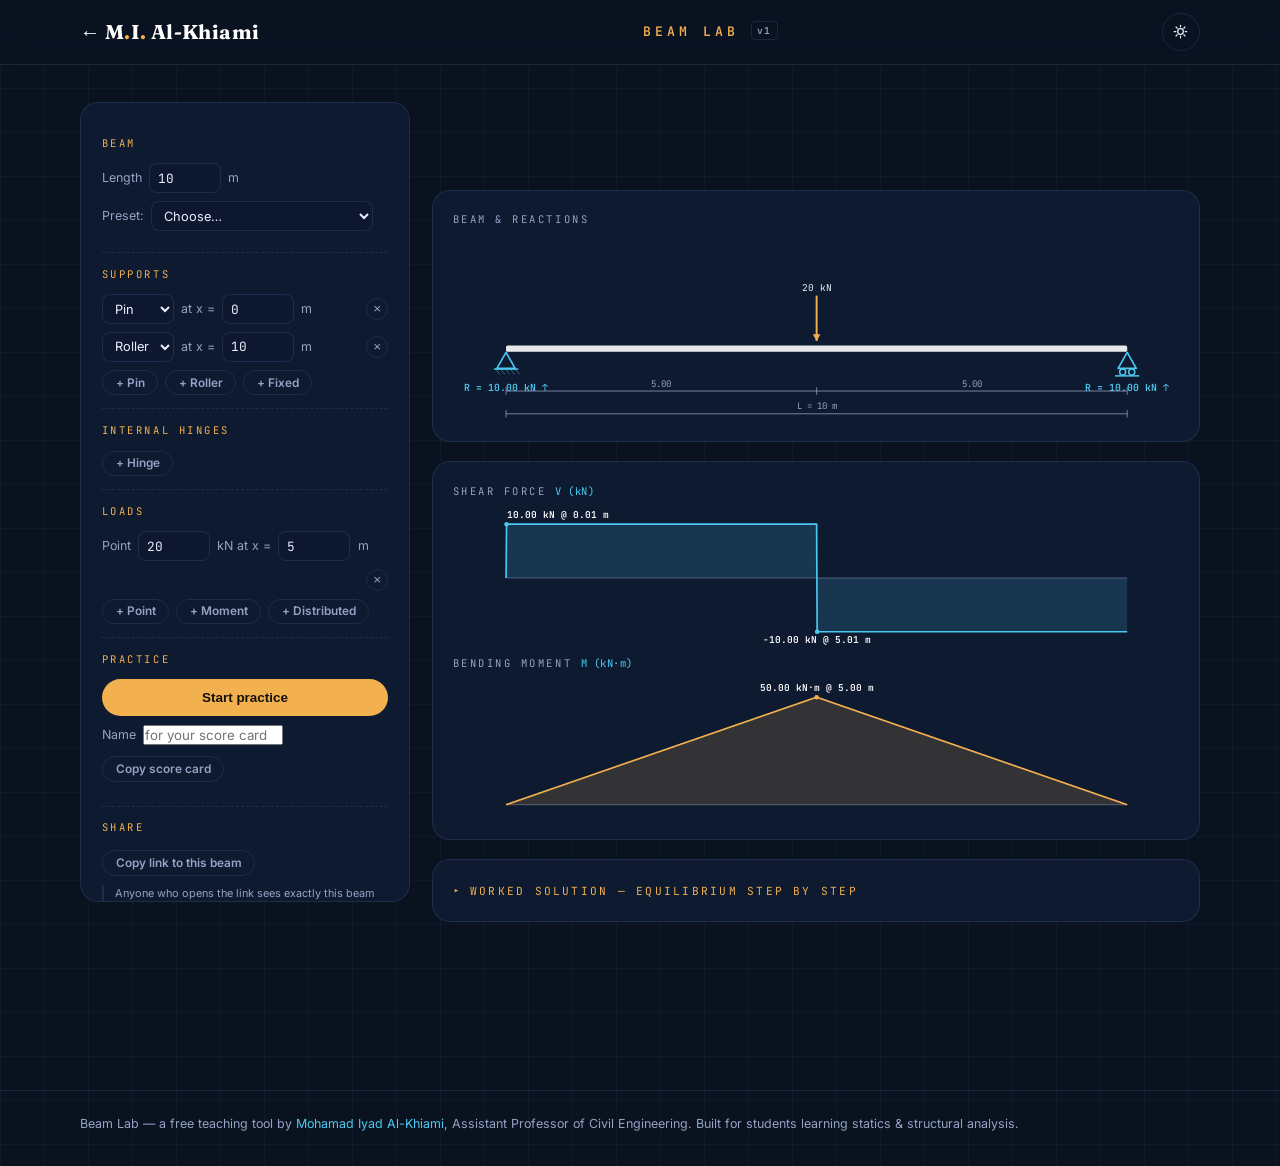
<file: tools/beam-lab.html>
<!DOCTYPE html>
<html lang="en">
<head>
  <meta charset="UTF-8" />
  <meta name="viewport" content="width=device-width, initial-scale=1.0" />
  <title>Beam Lab — Interactive Shear &amp; Moment Diagrams | M.I. Al-Khiami</title>
  <meta name="description" content="Free interactive beam analysis tool for engineering students: build a beam with pins, rollers, fixed supports and hinges, apply point, moment and distributed loads, and watch reactions, shear and bending moment diagrams update live. Includes a practice-problem generator." />
  <link rel="icon" href="data:image/svg+xml,<svg xmlns=%22http://www.w3.org/2000/svg%22 viewBox=%220 0 100 100%22><rect width=%22100%22 height=%22100%22 rx=%2222%22 fill=%22%230d1830%22/><text x=%2250%22 y=%2266%22 font-family=%22Georgia,serif%22 font-size=%2242%22 font-weight=%22700%22 text-anchor=%22middle%22 fill=%22%23f2b04e%22>MA</text></svg>" />
  <link rel="preconnect" href="https://fonts.googleapis.com" />
  <link rel="preconnect" href="https://fonts.gstatic.com" crossorigin />
  <link href="https://fonts.googleapis.com/css2?family=Fraunces:ital,wght@0,600;0,700;1,600&family=Inter:wght@400;500;600;700&family=JetBrains+Mono:wght@400;600&family=Kalam:wght@400;700&display=swap" rel="stylesheet" />
  <link rel="stylesheet" href="../css/style.css?v=19" />
  <link rel="stylesheet" href="../css/beam-lab.css?v=5" />
</head>
<body class="beamlab">

  <nav class="nav">
    <div class="container nav-inner">
      <a class="nav-logo" href="../index.html" style="text-decoration:none;">← M<span>.</span>I<span>.</span> Al-Khiami</a>
      <div class="bl-title">BEAM LAB <span class="bl-beta">v1</span></div>
      <button class="theme-toggle" id="theme-toggle" aria-label="Toggle theme"></button>
    </div>
  </nav>

  <main class="bl-layout container">
    <aside class="bl-panel">
      <div class="bl-section">
        <div class="bl-head">Beam</div>
        <div class="bl-row">
          <span class="bl-lbl">Length</span>
          <input type="number" id="beam-length" value="10" min="1" step="1" />
          <span class="bl-lbl">m</span>
        </div>
        <div class="bl-row">
          <span class="bl-lbl">Preset:</span>
          <select id="preset-select">
            <option value="">Choose…</option>
            <option value="ss-point">Simply supported + point load</option>
            <option value="ss-udl">Simply supported + UDL</option>
            <option value="triangular">Triangular load</option>
            <option value="cantilever">Cantilever</option>
            <option value="overhang">Overhanging beam</option>
            <option value="compound">Compound beam (hinge)</option>
          </select>
        </div>
      </div>

      <div class="bl-section">
        <div class="bl-head">Supports</div>
        <div id="sup-list"></div>
        <div class="bl-add-row">
          <button class="bl-add" id="add-pin">+ Pin</button>
          <button class="bl-add" id="add-roller">+ Roller</button>
          <button class="bl-add" id="add-fixed">+ Fixed</button>
        </div>
      </div>

      <div class="bl-section">
        <div class="bl-head">Internal hinges</div>
        <div id="hinge-list"></div>
        <div class="bl-add-row">
          <button class="bl-add" id="add-hinge">+ Hinge</button>
        </div>
      </div>

      <div class="bl-section">
        <div class="bl-head">Loads</div>
        <div id="load-list"></div>
        <div class="bl-add-row">
          <button class="bl-add" id="add-point">+ Point</button>
          <button class="bl-add" id="add-moment">+ Moment</button>
          <button class="bl-add" id="add-dist">+ Distributed</button>
        </div>
      </div>

      <div class="bl-section">
        <div class="bl-head">Practice</div>
        <button class="btn btn-primary bl-generate" id="gen-practice">Start practice</button>
        <div class="bl-row" style="margin-top:0.6rem">
          <span class="bl-lbl">Name</span>
          <input type="text" id="player-name" placeholder="for your score card" style="width:140px;font-family:var(--font-body)" />
        </div>
        <button class="bl-add" id="copy-scorecard">Copy score card</button>
        <div class="bl-score" id="bl-score"></div>
      </div>

      <div class="bl-section">
        <div class="bl-head">Share</div>
        <button class="bl-add" id="share-btn">Copy link to this beam</button>
        <div class="bl-note" style="margin-top:0.6rem">Anyone who opens the link sees exactly this beam — perfect for homework and study groups.</div>
      </div>

      <div class="bl-note">
        Sign conventions: loads positive downward · applied moments positive counter-clockwise ·
        upward reactions positive · sagging bending moment positive. Statically determinate beams only —
        the tool tells you when a configuration isn't. Axial effects ignored.
      </div>
    </aside>

    <section class="bl-canvas">
      <div class="bl-msg" id="bl-msg"></div>

      <div class="bl-card bl-practice-bar" id="practice-bar" style="display:none">
        <span class="bl-streak" id="bl-streak"></span>
        <span class="bl-forfeit" id="forfeit-note" style="display:none">answers revealed — this one doesn't count</span>
        <div class="bl-add-row">
          <button class="bl-add" id="reveal-r">Reveal reactions</button>
          <button class="bl-add" id="reveal-d">Reveal diagrams</button>
          <button class="bl-add bl-next" id="next-problem">Next problem →</button>
          <button class="bl-add" id="exit-practice">Exit practice</button>
        </div>
      </div>

      <div class="bl-card">
        <div class="bl-card-title">Beam &amp; reactions</div>
        <svg id="beam-svg" role="img" aria-label="Beam diagram"></svg>
      </div>

      <div class="bl-card" id="answer-card" style="display:none">
        <div class="bl-card-title">Your answers — compute the reactions, then check</div>
        <div id="answer-list"></div>
        <div class="bl-add-row" style="align-items:center">
          <button class="bl-add" id="check-answers">Check answers</button>
          <span class="bl-answer-result" id="answer-result"></span>
        </div>
      </div>

      <div class="bl-card bl-diagrams-wrap">
        <div id="bl-diagrams">
          <div class="bl-card-title">Shear force <span class="bl-unit">V (kN)</span></div>
          <svg id="shear-svg" role="img" aria-label="Shear force diagram"></svg>
          <div class="bl-card-title">Bending moment <span class="bl-unit">M (kN·m)</span></div>
          <svg id="moment-svg" role="img" aria-label="Bending moment diagram"></svg>
          <div class="bl-tip" id="bl-tip"></div>
        </div>
        <div class="bl-cover" id="practice-cover">
          <div>
            <strong>Solve it on paper first.</strong><br />
            Find the reactions, then sketch V &amp; M.<br />
            Reveal when you're ready — no peeking.
          </div>
        </div>
      </div>

      <div class="bl-card" id="solution-card">
        <details id="solution-details">
          <summary class="bl-sol-summary">Worked solution — equilibrium step by step</summary>
          <div id="solution-body"></div>
        </details>
      </div>

      <div class="bl-toast" id="bl-toast">Link copied to clipboard</div>
    </section>
  </main>

  <footer class="bl-footer">
    <div class="container">
      <p>Beam Lab — a free teaching tool by
        <a href="../index.html">Mohamad Iyad Al-Khiami</a>, Assistant Professor of Civil Engineering.
        Built for students learning statics &amp; structural analysis.</p>
    </div>
  </footer>

  <script src="../js/beam-lab.js?v=4"></script>
  <script data-goatcounter="https://miyadalkh.goatcounter.com/count" async src="//gc.zgo.at/count.js"></script>
</body>
</html>
</file>
<file: css/style.css>
/* ==========================================================================
   Mohamad Iyad Al-Khiami — Academic Website
   Blueprint-inspired theme: engineering grid, amber & cyan accents
   ========================================================================== */

:root {
  --bg: #0a1220;
  --bg-2: #0d1830;
  --bg-3: #101f3c;
  --card: rgba(17, 30, 54, 0.72);
  --card-solid: #12203a;
  --ink: #e9eefb;
  --ink-strong: #ffffff;
  --muted: #94a3c4;
  --line: rgba(122, 162, 247, 0.14);
  --grid: rgba(76, 201, 240, 0.045);
  --accent: #f2b04e;
  --accent-soft: rgba(242, 176, 78, 0.14);
  --accent-2: #4cc9f0;
  --accent-2-soft: rgba(76, 201, 240, 0.12);
  --shadow: 0 18px 50px rgba(2, 8, 23, 0.55);
  --radius: 18px;
  --font-display: "Fraunces", Georgia, serif;
  --font-body: "Inter", system-ui, -apple-system, sans-serif;
  --font-mono: "JetBrains Mono", ui-monospace, "Cascadia Code", monospace;
}

[data-theme="light"] {
  --bg: #f6f7fb;
  --bg-2: #eef1f8;
  --bg-3: #e7ecf6;
  --card: rgba(255, 255, 255, 0.85);
  --card-solid: #ffffff;
  --ink: #1b2a48;
  --ink-strong: #0d1830;
  --muted: #5a6b8e;
  --line: rgba(27, 42, 72, 0.12);
  --grid: rgba(20, 80, 140, 0.05);
  --accent: #c07d13;
  --accent-soft: rgba(192, 125, 19, 0.12);
  --accent-2: #0e7fa8;
  --accent-2-soft: rgba(14, 127, 168, 0.1);
  --shadow: 0 18px 44px rgba(23, 42, 84, 0.12);
}

* { margin: 0; padding: 0; box-sizing: border-box; }

html { scroll-behavior: smooth; scroll-padding-top: 90px; }

body {
  font-family: var(--font-body);
  background-color: var(--bg);
  color: var(--ink);
  line-height: 1.65;
  overflow-x: hidden;
  transition: background-color 0.4s ease, color 0.4s ease;
  background-image:
    linear-gradient(var(--grid) 1px, transparent 1px),
    linear-gradient(90deg, var(--grid) 1px, transparent 1px);
  background-size: 44px 44px;
}

::selection { background: var(--accent); color: #0a1220; }

img { max-width: 100%; display: block; }
a { color: var(--accent-2); text-decoration: none; }
a:hover { text-decoration: underline; }

.container { width: min(1120px, 92%); margin: 0 auto; }

/* ---------- Scroll progress ---------- */
.scroll-progress {
  position: fixed; top: 0; left: 0; height: 2.5px; width: 0;
  background: linear-gradient(90deg, var(--accent), var(--accent-2));
  z-index: 110; transition: width 0.1s linear;
}

/* ---------- Navigation ---------- */
.nav {
  position: fixed; top: 0; left: 0; right: 0; z-index: 100;
  backdrop-filter: blur(14px);
  -webkit-backdrop-filter: blur(14px);
  background: color-mix(in srgb, var(--bg) 78%, transparent);
  border-bottom: 1px solid var(--line);
}
.nav-inner {
  display: flex; align-items: center; justify-content: space-between;
  padding: 0.8rem 0;
}
.nav-logo {
  font-family: var(--font-display); font-weight: 700; font-size: 1.25rem;
  color: var(--ink-strong); letter-spacing: 0.02em;
}
.nav-logo span { color: var(--accent); }
.nav-links { display: flex; gap: 1.1rem; list-style: none; align-items: center; } /* 1.1rem keeps the logo on one line with 12 links */
@media (max-width: 1250px) { .nav-links { gap: 0.8rem; } } /* narrower desktop windows; the menu below 1180px sets its own gap */
.nav-links a {
  color: var(--muted); font-size: 0.86rem; font-weight: 500;
  letter-spacing: 0.03em; transition: color 0.2s;
}
.nav-links a:hover { color: var(--accent); text-decoration: none; }
.nav-links a.active { color: var(--accent); }
.theme-toggle {
  background: none; border: 1px solid var(--line); color: var(--ink);
  width: 38px; height: 38px; border-radius: 50%; cursor: pointer;
  font-size: 1rem; display: grid; place-items: center; transition: all 0.25s;
}
.theme-toggle:hover { border-color: var(--accent); transform: rotate(20deg); }
.nav-burger {
  display: none; background: none; border: none; color: var(--ink);
  font-size: 1.5rem; cursor: pointer;
}
/* Below 1180px the logo and twelve links no longer fit on one line, so the menu folds into the burger */
@media (max-width: 1180px) {
  .nav-links {
    position: fixed; inset: 60px 0 auto 0; flex-direction: column;
    background: var(--bg-2); padding: 1.4rem; border-bottom: 1px solid var(--line);
    display: none; gap: 1rem;
  }
  .nav-links.open { display: flex; }
  .nav-burger { display: block; }
}

/* ---------- Hero ---------- */
.hero {
  min-height: 100svh; position: relative;
  display: flex; align-items: center;
  padding: 120px 0 60px;
}
#particle-canvas {
  position: absolute; inset: 0; width: 100%; height: 100%;
  pointer-events: none;
}
.hero-content { position: relative; z-index: 2; }
.hero-kicker {
  font-family: var(--font-mono); font-size: 0.78rem; letter-spacing: 0.32em;
  text-transform: uppercase; color: var(--accent-2); margin-bottom: 1.2rem;
}
.hero h1 {
  font-family: var(--font-display); font-weight: 600;
  font-size: clamp(2.6rem, 6.5vw, 4.8rem);
  line-height: 1.06; color: var(--ink-strong); letter-spacing: -0.01em;
}
.hero h1 em { font-style: italic; color: var(--accent); }
.hero-sub {
  margin-top: 1.1rem; font-size: clamp(1.02rem, 2vw, 1.25rem);
  color: var(--muted); max-width: 640px;
}
.hero-sub strong { color: var(--ink); font-weight: 600; }
.hero-rotator {
  color: var(--accent-2); font-weight: 600; font-style: italic;
  display: inline-block; transition: opacity 0.35s ease, transform 0.35s ease;
}
.hero-rotator.fade-out { opacity: 0; transform: translateY(8px); }
.hero-affil {
  margin-top: 0.9rem; font-size: 0.92rem; color: var(--muted);
  display: flex; flex-wrap: wrap; gap: 0.4rem 1.6rem;
}
.hero-affil span::before { content: "▸ "; color: var(--accent); }
.hero-cta { margin-top: 2.2rem; display: flex; flex-wrap: wrap; gap: 0.9rem; }
.btn {
  display: inline-flex; align-items: center; gap: 0.5rem;
  padding: 0.78rem 1.5rem; border-radius: 999px;
  font-weight: 600; font-size: 0.92rem; cursor: pointer;
  transition: transform 0.2s, box-shadow 0.2s, background 0.2s;
  border: 1px solid transparent;
}
.btn:hover { transform: translateY(-2px); text-decoration: none; }
.btn-primary { background: var(--accent); color: #14100a; }
.btn-primary:hover { box-shadow: 0 10px 28px rgba(242, 176, 78, 0.35); }
.btn-ghost { border-color: var(--line); color: var(--ink); background: transparent; }
.btn-ghost:hover { border-color: var(--accent-2); color: var(--accent-2); }

.hero-stats {
  margin-top: 3.4rem; display: grid;
  grid-template-columns: repeat(auto-fit, minmax(140px, 1fr));
  gap: 1px; background: var(--line);
  border: 1px solid var(--line); border-radius: var(--radius);
  overflow: hidden; max-width: 860px;
}
.stat {
  background: var(--card); padding: 1.15rem 1.3rem;
  backdrop-filter: blur(6px);
}
.stat-num {
  font-family: var(--font-display); font-size: 2rem; font-weight: 700;
  color: var(--ink-strong); line-height: 1;
}
.stat-num .plus { color: var(--accent); }
.stat-label {
  margin-top: 0.35rem; font-size: 0.72rem; letter-spacing: 0.14em;
  text-transform: uppercase; color: var(--muted);
}
.stat-live { position: relative; }
.live-dot {
  position: absolute; top: 0.9rem; right: 0.9rem;
  width: 7px; height: 7px; border-radius: 50%;
  background: #38d97a; animation: pulse 2s infinite;
}
@keyframes pulse {
  0% { box-shadow: 0 0 0 0 rgba(56, 217, 122, 0.5); }
  70% { box-shadow: 0 0 0 8px rgba(56, 217, 122, 0); }
  100% { box-shadow: 0 0 0 0 rgba(56, 217, 122, 0); }
}

.scroll-hint {
  position: absolute; bottom: 2rem; left: 50%; transform: translateX(-50%);
  color: var(--muted); font-size: 1.4rem; animation: bob 2.2s infinite;
  z-index: 2;
}
@keyframes bob { 0%,100% { transform: translate(-50%,0);} 50% { transform: translate(-50%,8px);} }

/* ---------- Sections ---------- */
section { padding: 5.5rem 0; position: relative; }
.section-alt { background: color-mix(in srgb, var(--bg-2) 60%, transparent); }
.section-head { margin-bottom: 2.8rem; }
.kicker {
  font-family: var(--font-mono); font-size: 0.72rem; letter-spacing: 0.3em;
  text-transform: uppercase; color: var(--accent); margin-bottom: 0.7rem;
  display: flex; align-items: center; gap: 0.8rem;
}
.kicker::after { content: ""; height: 1px; width: 56px; background: var(--accent); opacity: 0.5; }
.section-head h2 {
  font-family: var(--font-display); font-weight: 600;
  font-size: clamp(1.8rem, 4vw, 2.6rem); color: var(--ink-strong);
  line-height: 1.15;
}
.section-head p { margin-top: 0.8rem; color: var(--muted); max-width: 640px; }

/* Reveal on scroll */
.reveal { opacity: 0; transform: translateY(26px); transition: opacity 0.7s ease, transform 0.7s ease; }
.reveal.visible { opacity: 1; transform: none; }

/* ---------- About ---------- */
.about-grid { display: grid; grid-template-columns: 320px 1fr; gap: 3rem; align-items: start; }
.portrait-wrap { position: relative; }
.portrait {
  width: 100%; aspect-ratio: 1; border-radius: var(--radius);
  object-fit: cover; box-shadow: var(--shadow);
  border: 1px solid var(--line);
}
.portrait-fallback {
  width: 100%; aspect-ratio: 1; border-radius: var(--radius);
  display: grid; place-items: center;
  background: linear-gradient(140deg, var(--bg-3), var(--bg-2));
  border: 1px solid var(--line);
  font-family: var(--font-display); font-size: 4rem; color: var(--accent);
}
.portrait-frame {
  position: absolute; top: -14px; left: -14px; width: 100%; aspect-ratio: 1;
  z-index: -1; border: 1px solid var(--accent); border-radius: var(--radius);
  opacity: 0.4;
}
.cred-badges { margin-top: 1.4rem; display: flex; flex-wrap: wrap; gap: 0.5rem; }
.badge {
  font-family: var(--font-mono); font-size: 0.7rem; letter-spacing: 0.08em;
  padding: 0.35rem 0.7rem; border-radius: 6px;
  background: var(--accent-2-soft); color: var(--accent-2);
  border: 1px solid color-mix(in srgb, var(--accent-2) 30%, transparent);
}
.about-text p { margin-bottom: 1.1rem; color: var(--ink); }
.about-text .lede {
  font-family: var(--font-display); font-size: 1.3rem; line-height: 1.5;
  color: var(--ink-strong);
}
.chips { display: flex; flex-wrap: wrap; gap: 0.55rem; margin-top: 1.4rem; }
.chip {
  font-size: 0.8rem; font-weight: 500; padding: 0.42rem 0.9rem;
  border-radius: 999px; border: 1px solid var(--line);
  color: var(--muted); background: var(--card); transition: all 0.2s;
}
.chip:hover { border-color: var(--accent); color: var(--accent); transform: translateY(-1px); }

/* ---------- Impact / chart ---------- */
.impact-grid { display: grid; grid-template-columns: 1fr 1.4fr; gap: 2rem; align-items: stretch; }
.impact-card {
  background: var(--card); border: 1px solid var(--line);
  border-radius: var(--radius); padding: 1.8rem; backdrop-filter: blur(8px);
}
.metric-row { display: flex; justify-content: space-between; align-items: baseline; padding: 0.9rem 0; border-bottom: 1px dashed var(--line); }
.metric-row:last-of-type { border-bottom: none; }
.metric-row .m-label { color: var(--muted); font-size: 0.9rem; }
.metric-row .m-value { font-family: var(--font-display); font-size: 1.9rem; font-weight: 700; color: var(--accent); }
.updated-note { margin-top: 1rem; font-family: var(--font-mono); font-size: 0.68rem; color: var(--muted); display: flex; align-items: center; gap: 0.45rem; }
.updated-note .live-dot { position: static; }
.chart-title { font-size: 0.85rem; color: var(--muted); margin-bottom: 1rem; letter-spacing: 0.08em; text-transform: uppercase; }
#citations-chart { width: 100%; height: 260px; }

/* ---------- Grants & Funding ---------- */
.grant-list { display: flex; flex-direction: column; gap: 1.2rem; }
.grant-card {
  background: var(--card); border: 1px solid var(--line); border-radius: var(--radius);
  padding: 1.7rem 1.9rem; backdrop-filter: blur(8px); transition: border-color 0.25s;
}
.grant-card:hover { border-color: color-mix(in srgb, var(--accent) 45%, transparent); }
.grant-top { display: flex; flex-wrap: wrap; gap: 0.6rem; align-items: center; margin-bottom: 0.9rem; }
.role-badge {
  font-family: var(--font-mono); font-size: 0.66rem; letter-spacing: 0.12em;
  text-transform: uppercase; padding: 0.28rem 0.75rem; border-radius: 999px; font-weight: 600;
}
.role-badge.pi { background: var(--accent); color: #14100a; }
.role-badge.coi { background: var(--accent-2-soft); color: var(--accent-2); border: 1px solid color-mix(in srgb, var(--accent-2) 35%, transparent); }
.grant-status {
  margin-left: auto; font-family: var(--font-mono); font-size: 0.7rem;
  letter-spacing: 0.1em; color: var(--muted);
}
.grant-status.upcoming { color: #38d97a; }
.grant-card h3 { font-size: 1.08rem; color: var(--ink-strong); line-height: 1.45; margin-bottom: 0.7rem; }
.grant-meta {
  display: flex; flex-wrap: wrap; gap: 0.5rem 1.6rem; align-items: baseline; margin-bottom: 0.8rem;
}
.grant-funder { font-size: 0.82rem; color: var(--muted); font-style: italic; }
.grant-amount {
  font-family: var(--font-display); font-size: 1.35rem; font-weight: 700; color: var(--accent);
}
.grant-card > p { font-size: 0.9rem; color: var(--ink); }
.grant-card details { margin-top: 0.9rem; }
.grant-card summary {
  cursor: pointer; font-size: 0.78rem; font-weight: 600; color: var(--accent-2);
  letter-spacing: 0.05em; list-style: none; display: inline-flex; align-items: center; gap: 0.4rem;
}
.grant-card summary::before { content: "▸"; transition: transform 0.2s; }
.grant-card details[open] summary::before { transform: rotate(90deg); }
.grant-card summary::-webkit-details-marker { display: none; }
.grant-card details p {
  margin-top: 0.8rem; font-size: 0.86rem; color: var(--muted); line-height: 1.7;
  padding-left: 1rem; border-left: 2px solid var(--line);
}

/* ---------- Institution logos ---------- */
.logo-tile {
  background: #fdfdfd; border: 1px solid var(--line); border-radius: 10px;
  display: grid; place-items: center; padding: 6px; flex-shrink: 0;
}
.logo-tile img { max-width: 100%; max-height: 100%; object-fit: contain; }
.collab-logo-tile {
  width: 58px; height: 58px; border-radius: 12px; background: #fdfdfd;
  border: 1px solid var(--line); display: grid; place-items: center; padding: 7px;
}
.collab-logo-tile img { max-width: 100%; max-height: 100%; object-fit: contain; }
.mono-tile {
  font-family: var(--font-display); font-weight: 700; font-size: 1.15rem;
  color: #12203a; background: #fdfdfd;
}
.mono-tile svg { width: 26px; height: 26px; color: #12203a; }
.tl-logo { float: right; width: 46px; height: 46px; margin: 0 0 0.5rem 0.9rem; }
.grant-logo { width: 42px; height: 42px; }

/* ---------- Background: education cards ---------- */
.edu-grid {
  display: grid; grid-template-columns: repeat(auto-fit, minmax(280px, 1fr));
  gap: 1.2rem; margin-bottom: 3.2rem;
}
.edu-card {
  background: var(--card); border: 1px solid var(--line); border-radius: var(--radius);
  padding: 1.5rem; backdrop-filter: blur(8px);
  transition: transform 0.25s, box-shadow 0.25s;
}
.edu-card:hover { transform: translateY(-4px); box-shadow: var(--shadow); }
.edu-logo { width: 52px; height: 52px; margin-bottom: 0.9rem; }
.edu-years { font-family: var(--font-mono); font-size: 0.72rem; color: var(--accent-2); letter-spacing: 0.1em; }
.edu-card h3 { font-size: 1.05rem; color: var(--ink-strong); margin: 0.3rem 0 0.2rem; line-height: 1.4; }
.edu-org { font-size: 0.85rem; color: var(--muted); font-style: italic; margin-bottom: 0.55rem; }
.edu-card p { font-size: 0.85rem; color: var(--muted); }
.edu-link { margin-top: 0.6rem !important; font-size: 0.8rem !important; }
.edu-link a { font-weight: 600; }
.review-note {
  margin-top: 1.6rem; font-size: 0.88rem; color: var(--muted);
  border-left: 2px solid var(--line); padding-left: 1rem; max-width: 720px;
}
.review-note em { color: var(--ink); }

/* ---------- Background: appointment org cards ---------- */
.org-card {
  background: var(--card); border: 1px solid var(--line); border-radius: var(--radius);
  padding: 1.5rem; margin-bottom: 1.2rem; backdrop-filter: blur(8px);
  transition: border-color 0.25s;
}
.org-card:hover { border-color: color-mix(in srgb, var(--accent-2) 40%, transparent); }
.org-head { display: flex; gap: 1rem; align-items: center; margin-bottom: 1.1rem; }
.org-logo { width: 52px; height: 52px; }
.org-head h3 { font-size: 1.05rem; color: var(--ink-strong); line-height: 1.3; }
.org-head span { display: block; font-size: 0.78rem; color: var(--muted); font-style: italic; margin-top: 0.15rem; }
.ladder { border-left: 2px solid color-mix(in srgb, var(--accent-2) 40%, transparent); margin: 0 0 1rem 0.55rem; }
.org-card.industry .ladder { border-left-color: color-mix(in srgb, var(--accent) 45%, transparent); }
.ladder-step { position: relative; padding: 0 0 1.05rem 1.3rem; }
.ladder-step:last-child { padding-bottom: 0.1rem; }
.ladder-step::before {
  content: ""; position: absolute; left: -8px; top: 4px; width: 12px; height: 12px;
  border-radius: 50%; background: var(--bg); border: 3px solid var(--muted);
}
.ladder-step.current::before { border-color: var(--accent); }
.ladder-role { font-weight: 600; font-size: 0.95rem; color: var(--ink); }
.ladder-step.current .ladder-role { color: var(--ink-strong); }
.ladder-date { font-family: var(--font-mono); font-size: 0.7rem; color: var(--muted); letter-spacing: 0.08em; margin-top: 0.15rem; }
.current-tag {
  font-size: 0.58rem; font-family: var(--font-mono); text-transform: uppercase;
  letter-spacing: 0.12em; background: var(--accent-soft); color: var(--accent);
  padding: 0.14rem 0.5rem; border-radius: 4px; margin-left: 0.55rem; vertical-align: 1px;
}
.org-note { font-size: 0.85rem; color: var(--muted); }

/* ---------- Timeline ---------- */
.timeline { position: relative; margin-left: 10px; }
.timeline::before {
  content: ""; position: absolute; left: 0; top: 6px; bottom: 6px;
  width: 2px; background: linear-gradient(var(--accent-2), var(--accent));
  opacity: 0.45;
}
.tl-item { position: relative; padding: 0 0 2.2rem 2.2rem; }
.tl-item::before {
  content: ""; position: absolute; left: -6px; top: 7px;
  width: 14px; height: 14px; border-radius: 50%;
  background: var(--bg); border: 3px solid var(--accent-2);
}
.tl-item.tl-industry::before { border-color: var(--accent); }
.tl-date { font-family: var(--font-mono); font-size: 0.72rem; color: var(--accent-2); letter-spacing: 0.1em; }
.tl-item.tl-industry .tl-date { color: var(--accent); }
.tl-item h3 { font-size: 1.06rem; color: var(--ink-strong); margin: 0.25rem 0 0.15rem; }
.tl-item .tl-org { font-size: 0.88rem; color: var(--muted); font-style: italic; }
.tl-item p { font-size: 0.9rem; color: var(--muted); margin-top: 0.45rem; max-width: 700px; }
.tl-tag {
  display: inline-block; font-size: 0.62rem; font-family: var(--font-mono);
  letter-spacing: 0.14em; text-transform: uppercase; margin-left: 0.6rem;
  padding: 0.15rem 0.55rem; border-radius: 4px;
  background: var(--accent-2-soft); color: var(--accent-2);
}
.tl-industry .tl-tag { background: var(--accent-soft); color: var(--accent); }
.timeline-cols { display: grid; grid-template-columns: 1fr 1fr; gap: 3rem; }
.timeline-cols h3.col-title {
  font-family: var(--font-display); font-size: 1.3rem; color: var(--ink-strong);
  margin-bottom: 1.6rem;
}

/* ---------- Research cards ---------- */
.card-grid { display: grid; grid-template-columns: repeat(auto-fill, minmax(255px, 1fr)); gap: 1.2rem; }
.r-card {
  background: var(--card); border: 1px solid var(--line); border-radius: var(--radius);
  padding: 1.5rem; transition: transform 0.25s, border-color 0.25s, box-shadow 0.25s;
  backdrop-filter: blur(8px); position: relative; overflow: hidden;
}
.r-card::after {
  content: ""; position: absolute; top: 0; left: 0; right: 0; height: 2px;
  background: linear-gradient(90deg, var(--accent), var(--accent-2));
  transform: scaleX(0); transform-origin: left; transition: transform 0.35s;
}
.r-card:hover { transform: translateY(-5px); border-color: transparent; box-shadow: var(--shadow); }
.r-card:hover::after { transform: scaleX(1); }
.r-icon { font-size: 1.7rem; margin-bottom: 0.9rem; }
.r-num {
  font-family: var(--font-mono); font-size: 0.78rem; font-weight: 600;
  letter-spacing: 0.2em; color: var(--accent); margin-bottom: 0.9rem;
}
.r-num::after { content: ""; display: block; width: 26px; height: 2px; background: var(--accent); opacity: 0.5; margin-top: 0.45rem; }
.r-card h3 { font-size: 1.02rem; color: var(--ink-strong); margin-bottom: 0.5rem; }
.r-card p { font-size: 0.86rem; color: var(--muted); }

/* ---------- Publications ---------- */
.pub-controls { display: flex; flex-wrap: wrap; gap: 0.8rem; margin-bottom: 1.8rem; align-items: center; }
.pub-filters { display: flex; flex-wrap: wrap; gap: 0.45rem; }
.filter-btn {
  background: transparent; border: 1px solid var(--line); color: var(--muted);
  padding: 0.42rem 1rem; border-radius: 999px; font-size: 0.8rem; font-weight: 500;
  cursor: pointer; transition: all 0.2s; font-family: var(--font-body);
}
.filter-btn:hover { border-color: var(--accent); color: var(--accent); }
.filter-btn.active { background: var(--accent); border-color: var(--accent); color: #14100a; }
.pub-search {
  flex: 1; min-width: 210px; background: var(--card); border: 1px solid var(--line);
  border-radius: 999px; padding: 0.5rem 1.1rem; color: var(--ink);
  font-family: var(--font-body); font-size: 0.86rem; outline: none;
}
.pub-search:focus { border-color: var(--accent-2); }
.pub-search::placeholder { color: var(--muted); }
.pub-count { font-family: var(--font-mono); font-size: 0.72rem; color: var(--muted); }

.pub-list { display: flex; flex-direction: column; gap: 0.9rem; }
.pub-item {
  background: var(--card); border: 1px solid var(--line); border-radius: 14px;
  padding: 1.25rem 1.4rem; transition: border-color 0.25s; backdrop-filter: blur(8px);
}
.pub-item:hover { border-color: color-mix(in srgb, var(--accent-2) 45%, transparent); }
.pub-top { display: flex; gap: 1rem; align-items: baseline; }
.pub-year {
  font-family: var(--font-display); font-weight: 700; font-size: 1.05rem;
  color: var(--accent); min-width: 52px;
}
.pub-body { flex: 1; }
.pub-title { font-size: 1rem; font-weight: 600; color: var(--ink-strong); line-height: 1.45; }
.pub-authors { margin-top: 0.3rem; font-size: 0.83rem; color: var(--muted); }
.pub-venue { font-size: 0.83rem; color: var(--accent-2); font-style: italic; margin-top: 0.15rem; }
.pub-type-badge {
  font-family: var(--font-mono); font-size: 0.6rem; letter-spacing: 0.12em;
  text-transform: uppercase; padding: 0.18rem 0.55rem; border-radius: 4px;
  white-space: nowrap;
}
.pt-journal { background: var(--accent-2-soft); color: var(--accent-2); }
.pt-conference { background: var(--accent-soft); color: var(--accent); }
.pt-chapter { background: rgba(56, 217, 122, 0.12); color: #38d97a; }
.pt-other { background: rgba(180, 140, 255, 0.13); color: #b48cff; }
.pub-actions { margin-top: 0.75rem; display: flex; flex-wrap: wrap; gap: 0.55rem; }
.pub-action {
  background: none; border: 1px solid var(--line); color: var(--muted);
  font-size: 0.72rem; font-weight: 600; letter-spacing: 0.04em;
  padding: 0.32rem 0.85rem; border-radius: 999px; cursor: pointer;
  transition: all 0.2s; font-family: var(--font-body); display: inline-flex;
  align-items: center; gap: 0.35rem;
}
.pub-action:hover { border-color: var(--accent); color: var(--accent); text-decoration: none; }
.pub-abstract {
  display: none; margin-top: 0.9rem; padding: 0.95rem 1.1rem;
  border-left: 2px solid var(--accent); background: color-mix(in srgb, var(--bg-3) 55%, transparent);
  border-radius: 0 10px 10px 0; font-size: 0.87rem; color: var(--ink); line-height: 1.7;
}
.pub-abstract.open { display: block; animation: fadeIn 0.3s ease; }
.pub-photos { display: none; gap: 1rem; margin-top: 0.9rem; flex-wrap: wrap; }
.pub-photos.open { display: flex; animation: fadeIn 0.3s ease; }
.pub-photo { margin: 0; width: 200px; }
.pub-photo img {
  width: 200px; height: 140px; object-fit: cover; border-radius: 10px;
  border: 1px solid var(--line); cursor: zoom-in; transition: transform 0.2s;
}
.pub-photo img:hover { transform: scale(1.03); }
.pub-photo figcaption { font-size: 0.7rem; color: var(--muted); margin-top: 0.35rem; line-height: 1.5; }
.pub-photo-video { position: relative; }
.pub-photo-video::after {
  content: "▶"; position: absolute; top: 0; left: 0; width: 200px; height: 140px;
  display: grid; place-items: center; color: #fff; font-size: 1.1rem;
  background: rgba(5, 10, 22, 0.35); border-radius: 10px; pointer-events: none;
}
@keyframes fadeIn { from { opacity: 0; transform: translateY(-4px); } to { opacity: 1; } }

/* ---------- Teaching ---------- */
.teach-grid { display: grid; grid-template-columns: 1.2fr 1fr; gap: 2.4rem; align-items: start; }
.quote-card {
  background: var(--card); border: 1px solid var(--line); border-radius: var(--radius);
  padding: 2rem; position: relative; backdrop-filter: blur(8px);
}
.quote-card::before {
  content: "\201C"; font-family: var(--font-display); font-size: 5rem;
  color: var(--accent); opacity: 0.35; position: absolute; top: -0.6rem; left: 1.2rem;
}
.quote-card blockquote {
  font-family: var(--font-display); font-size: 1.22rem; font-style: italic;
  color: var(--ink-strong); line-height: 1.6; margin-top: 0.8rem;
}
.quote-card cite { display: block; margin-top: 1rem; font-size: 0.82rem; color: var(--muted); font-style: normal; }
.award-callout {
  margin-top: 1.4rem; display: flex; gap: 1rem; align-items: center;
  background: linear-gradient(120deg, var(--accent-soft), transparent);
  border: 1px solid color-mix(in srgb, var(--accent) 35%, transparent);
  border-radius: var(--radius); padding: 1.2rem 1.4rem;
}
.award-callout .trophy { font-size: 2rem; }
.award-callout .callout-ico { color: var(--accent); flex-shrink: 0; }
.award-callout .callout-ico svg { width: 30px; height: 30px; }
.award-callout strong { color: var(--ink-strong); display: block; }
.award-callout span { font-size: 0.84rem; color: var(--muted); }
.course-grid { display: grid; grid-template-columns: 1fr 1fr; gap: 0.6rem; }
.course {
  font-size: 0.84rem; padding: 0.65rem 0.9rem; border-radius: 10px;
  background: var(--card); border: 1px solid var(--line); color: var(--ink);
  transition: all 0.2s;
}
.course:hover { border-color: var(--accent-2); transform: translateX(4px); }
.course::before { content: "◆ "; color: var(--accent); font-size: 0.6rem; vertical-align: 2px; }
/* A course tile that opens a tool (e.g. Statics -> Statics Playbook) */
a.course { display: flex; align-items: center; gap: 0.2rem; }
a.course:hover { text-decoration: none; color: var(--ink-strong); }
.course-tag {
  margin-left: auto; font-family: var(--font-mono); font-size: 0.66rem; letter-spacing: 0.06em;
  color: var(--accent-2); white-space: nowrap;
}

/* ---------- Testimonials ---------- */
.testimonial-strip { margin-top: 3rem; }
.testimonial-row {
  display: grid; grid-template-columns: repeat(auto-fit, minmax(260px, 1fr));
  gap: 1.4rem; margin-top: 1.4rem;
}
.testimonial {
  margin: 0; padding: 0.2rem 0 0.2rem 1.2rem;
  border-left: 2px solid color-mix(in srgb, var(--accent-2) 50%, transparent);
}
.testimonial p { font-style: italic; font-size: 0.92rem; color: var(--ink); line-height: 1.7; }
.testimonial cite {
  display: block; margin-top: 0.7rem; font-style: normal;
  font-family: var(--font-mono); font-size: 0.66rem; letter-spacing: 0.08em;
  color: var(--muted);
}

/* ---------- Projects (supervision) ---------- */
.proj-grid { display: grid; grid-template-columns: repeat(auto-fill, minmax(300px, 1fr)); gap: 1.2rem; }
.proj-card {
  background: var(--card); border: 1px solid var(--line); border-radius: var(--radius);
  padding: 1.5rem; transition: transform 0.25s, box-shadow 0.25s; backdrop-filter: blur(8px);
  display: flex; flex-direction: column; gap: 0.6rem;
}
.proj-card:hover { transform: translateY(-4px); box-shadow: var(--shadow); }
.proj-meta { display: flex; justify-content: space-between; align-items: center; }
.proj-year { font-family: var(--font-mono); font-size: 0.7rem; color: var(--muted); letter-spacing: 0.1em; }
.award-badge {
  font-size: 0.68rem; font-weight: 700; padding: 0.22rem 0.65rem; border-radius: 999px;
  background: linear-gradient(120deg, #f2b04e, #e8893a); color: #14100a;
}
.award-badge.silver { background: linear-gradient(120deg, #cfd8e6, #9fb0c8); }
.proj-card h3 { font-size: 0.98rem; color: var(--ink-strong); line-height: 1.4; }
.proj-card p { font-size: 0.84rem; color: var(--muted); }
.proj-photos { display: flex; gap: 0.5rem; margin-top: 0.4rem; }
.proj-thumb {
  width: 68px; height: 52px; border-radius: 8px; object-fit: cover;
  border: 1px solid var(--line); cursor: zoom-in; transition: transform 0.2s, border-color 0.2s;
  position: relative; display: inline-block; overflow: hidden; flex-shrink: 0;
}
.proj-thumb:hover { transform: scale(1.06); border-color: var(--accent); }
.proj-thumb-video img { width: 100%; height: 100%; object-fit: cover; display: block; }
.proj-thumb-video::after {
  content: "▶"; position: absolute; inset: 0; display: grid; place-items: center;
  color: #fff; font-size: 0.85rem; background: rgba(5, 10, 22, 0.35);
}

/* ---------- Gallery ---------- */
.gallery-controls { display: flex; flex-wrap: wrap; gap: 0.45rem; margin-bottom: 1.6rem; }
.gallery-grid {
  display: grid; grid-template-columns: repeat(auto-fill, minmax(240px, 1fr));
  gap: 1rem;
}
.g-item {
  position: relative; border-radius: 14px; overflow: hidden;
  border: 1px solid var(--line); aspect-ratio: 4 / 3; cursor: pointer;
  background: var(--card); transition: transform 0.25s, box-shadow 0.25s;
}
.g-item:hover { transform: translateY(-4px); box-shadow: var(--shadow); }
.g-item img, .g-item video {
  width: 100%; height: 100%; object-fit: cover;
  transition: transform 0.45s ease;
}
.g-item:hover img, .g-item:hover video { transform: scale(1.06); }
.g-play {
  position: absolute; top: 50%; left: 50%; transform: translate(-50%, -50%);
  width: 54px; height: 54px; border-radius: 50%;
  background: rgba(5, 10, 22, 0.65); backdrop-filter: blur(4px);
  border: 1px solid rgba(255, 255, 255, 0.35);
  display: grid; place-items: center; color: #fff; font-size: 1.1rem;
  padding-left: 4px; pointer-events: none; transition: all 0.25s;
}
.g-item:hover .g-play { background: var(--accent); color: #14100a; transform: translate(-50%, -50%) scale(1.1); }
.g-caption {
  position: absolute; inset: auto 0 0 0; padding: 2rem 1rem 0.85rem;
  background: linear-gradient(transparent, rgba(5, 10, 22, 0.85));
  color: #fff; font-size: 0.8rem; font-weight: 500;
  opacity: 0; transform: translateY(8px); transition: all 0.3s ease;
}
.g-item:hover .g-caption { opacity: 1; transform: none; }
.g-placeholder {
  width: 100%; height: 100%; display: flex; flex-direction: column;
  align-items: center; justify-content: center; gap: 0.5rem; padding: 1rem;
  text-align: center; background: linear-gradient(140deg, var(--bg-3), var(--bg-2));
}
.g-placeholder .ph-icon { font-size: 2rem; opacity: 0.6; }
.g-placeholder .ph-caption { font-size: 0.8rem; color: var(--muted); }
.g-placeholder .ph-file {
  font-family: var(--font-mono); font-size: 0.62rem; color: var(--accent-2);
  word-break: break-all;
}

.lightbox {
  position: fixed; inset: 0; z-index: 200; display: none;
  align-items: center; justify-content: center; flex-direction: column;
  background: rgba(4, 8, 18, 0.92); backdrop-filter: blur(8px);
  padding: 3rem 1.5rem; cursor: zoom-out;
}
.lightbox.open { display: flex; animation: fadeIn 0.25s ease; }
.lightbox img, .lightbox video {
  max-width: min(1000px, 100%); max-height: 78vh; object-fit: contain;
  border-radius: 12px; box-shadow: 0 30px 80px rgba(0, 0, 0, 0.6);
  cursor: default;
}
.lightbox-caption { margin-top: 1rem; color: #e9eefb; font-size: 0.92rem; text-align: center; }
.lightbox-close {
  position: absolute; top: 1.2rem; right: 1.6rem; background: none; border: none;
  color: #fff; font-size: 2rem; cursor: pointer; line-height: 1;
}

.yt-callout {
  margin-top: 2.4rem; display: flex; flex-wrap: wrap; align-items: center;
  justify-content: space-between; gap: 1rem;
  border: 1px solid color-mix(in srgb, #ff4444 35%, transparent);
  background: linear-gradient(120deg, rgba(255, 68, 68, 0.1), transparent);
  border-radius: var(--radius); padding: 1.4rem 1.8rem;
}
.yt-callout .yt-text strong { color: var(--ink-strong); display: block; font-size: 1.05rem; }
.yt-callout .yt-text span { font-size: 0.86rem; color: var(--muted); }
.btn-youtube { background: #ff0033; color: #fff; }
.btn-youtube:hover { box-shadow: 0 10px 28px rgba(255, 0, 51, 0.35); }

/* ---------- Tools teaser ---------- */
.tool-hero {
  display: grid; grid-template-columns: 1.5fr 1fr; gap: 2rem; align-items: center;
  background: var(--card); border: 1px solid color-mix(in srgb, var(--accent-2) 35%, transparent);
  border-radius: var(--radius); padding: 2.2rem 2.4rem; color: inherit;
  text-decoration: none; transition: transform 0.25s, box-shadow 0.25s;
}
.tool-hero:hover { transform: translateY(-4px); box-shadow: var(--shadow); text-decoration: none; }
.tool-hero h3 {
  font-family: var(--font-display); font-size: 2rem; color: var(--ink-strong);
  margin: 0.5rem 0 0.8rem;
}
.tool-hero-text p { font-size: 0.92rem; color: var(--muted); margin-bottom: 0.8rem; }
.tool-hero-text p strong { color: var(--ink); }
.tool-hero-text .btn { margin-top: 0.4rem; }
.tool-hero-art { color: var(--ink-strong); }
.tool-hero-art svg { width: 100%; height: auto; }
.th-sup { stroke: var(--accent-2); stroke-width: 2.2; }
.th-load { stroke: var(--accent); stroke-width: 2.6; }
.th-loadhead { fill: var(--accent); }
.th-moment { stroke: var(--accent); stroke-width: 2.2; }
.th-momentfill { fill: color-mix(in srgb, var(--accent) 14%, transparent); }
.th-joint { fill: var(--card-solid); stroke: currentColor; stroke-width: 2.2; }
.tool-more { margin-top: 1.4rem; font-size: 0.84rem; color: var(--muted); font-style: italic; }
@media (max-width: 800px) { .tool-hero { grid-template-columns: 1fr; } }

/* ---------- SDG ---------- */
.sdg-grid { display: grid; grid-template-columns: repeat(auto-fit, minmax(230px, 1fr)); gap: 1.2rem; }
.sdg-tile { perspective: 900px; height: 230px; cursor: pointer; }
.sdg-inner {
  position: relative; width: 100%; height: 100%;
  transition: transform 0.65s cubic-bezier(0.4, 0.2, 0.2, 1);
  transform-style: preserve-3d;
}
.sdg-tile:hover .sdg-inner, .sdg-tile:focus-within .sdg-inner { transform: rotateY(180deg); }
.sdg-face {
  position: absolute; inset: 0; border-radius: var(--radius);
  backface-visibility: hidden; -webkit-backface-visibility: hidden;
  padding: 1.5rem; display: flex; flex-direction: column; justify-content: space-between;
}
.sdg-front { color: #fff; }
.sdg-num { font-family: var(--font-display); font-size: 2.6rem; font-weight: 700; line-height: 1; }
.sdg-name { font-weight: 700; font-size: 1.02rem; text-transform: uppercase; letter-spacing: 0.04em; line-height: 1.3; }
.sdg-back {
  transform: rotateY(180deg); background: var(--card-solid);
  border: 1px solid var(--line); font-size: 0.82rem; color: var(--ink);
  justify-content: center; line-height: 1.6;
}
.sdg-3 { background: #4c9f38; } .sdg-4 { background: #c5192d; }
.sdg-9 { background: #fd6925; } .sdg-11 { background: #fd9d24; }

/* ---------- Collaboration map ---------- */
.map-wrap {
  margin-bottom: 2.6rem; border: 1px solid var(--line); border-radius: var(--radius);
  background: color-mix(in srgb, var(--bg-2) 55%, transparent);
  padding: 1rem; overflow: hidden;
}
.map-wrap svg { width: 100%; height: auto; display: block; }
.map-dots {
  fill: none; stroke: var(--muted); stroke-width: 1.7; stroke-linecap: round;
  opacity: 0.34;
}
.map-arc {
  fill: none; stroke: var(--accent); stroke-width: 1.4; stroke-linecap: round;
  opacity: 0.75; stroke-dasharray: 1; stroke-dashoffset: 1;
  animation: arcdraw 1.4s ease forwards;
}
@keyframes arcdraw { to { stroke-dashoffset: 0; } }
.map-mover { fill: var(--accent); opacity: 0.9; }
.node-dot { fill: var(--accent-2); }
.node-ring { fill: none; stroke: var(--accent-2); stroke-width: 1.5; }
.home-dot { fill: var(--accent); }
.home-ring { stroke: var(--accent); }
.node-label {
  font-family: var(--font-mono); font-size: 11px; letter-spacing: 0.12em;
  fill: var(--muted);
}
.home-label { fill: var(--accent); font-weight: 600; }
.map-node { cursor: pointer; }
.map-node:hover .node-label { fill: var(--ink-strong); }

/* ---------- Featured publications ---------- */
.featured-grid {
  display: grid; grid-template-columns: repeat(auto-fit, minmax(260px, 1fr));
  gap: 1.2rem; margin-bottom: 2.4rem;
}
.feat-card {
  position: relative; display: flex; flex-direction: column; gap: 0.6rem;
  background: linear-gradient(160deg, color-mix(in srgb, var(--accent-soft) 65%, transparent), var(--card));
  border: 1px solid color-mix(in srgb, var(--accent) 30%, transparent);
  border-radius: var(--radius); padding: 1.6rem;
  color: inherit; text-decoration: none;
  transition: transform 0.25s, box-shadow 0.25s;
}
.feat-card:hover { transform: translateY(-5px); box-shadow: var(--shadow); text-decoration: none; }
.feat-tag {
  font-family: var(--font-mono); font-size: 0.62rem; letter-spacing: 0.22em;
  text-transform: uppercase; color: var(--accent); font-weight: 600;
}
.feat-card h3 { font-size: 0.98rem; color: var(--ink-strong); line-height: 1.45; }
.feat-card p { font-size: 0.84rem; color: var(--muted); flex: 1; }
.feat-venue { font-size: 0.76rem; color: var(--accent-2); font-style: italic; }

/* ---------- Collaboration ---------- */
.collab-grid { display: grid; grid-template-columns: repeat(auto-fit, minmax(220px, 1fr)); gap: 1rem; }
.collab-card {
  background: var(--card); border: 1px solid var(--line); border-radius: 14px;
  padding: 1.25rem 1.4rem; transition: border-color 0.2s;
}
.collab-card:hover { border-color: var(--accent); }
.collab-card .flag { font-size: 1.5rem; }
.collab-card h3 { font-size: 0.95rem; color: var(--ink-strong); margin-top: 0.5rem; }
.collab-card p { font-size: 0.8rem; color: var(--muted); margin-top: 0.2rem; }

.work-with { display: grid; grid-template-columns: repeat(auto-fit, minmax(240px, 1fr)); gap: 1.2rem; margin-top: 2.4rem; }
.ww-card {
  border: 1px dashed color-mix(in srgb, var(--accent-2) 40%, transparent);
  border-radius: var(--radius); padding: 1.5rem; transition: all 0.25s;
}
.ww-card:hover { border-style: solid; background: var(--accent-2-soft); }
.ww-card .r-icon { margin-bottom: 0.6rem; }
.ww-card h3 { font-size: 1rem; color: var(--ink-strong); margin-bottom: 0.4rem; }
.ww-card p { font-size: 0.85rem; color: var(--muted); }

/* ---------- News ---------- */
.news-list { display: flex; flex-direction: column; gap: 0; border-left: 2px solid var(--line); }
.news-item { padding: 0.9rem 0 0.9rem 1.6rem; position: relative; }
.news-item::before {
  content: ""; position: absolute; left: -5px; top: 1.45rem;
  width: 8px; height: 8px; border-radius: 50%; background: var(--accent);
}
.news-date { font-family: var(--font-mono); font-size: 0.7rem; color: var(--accent-2); letter-spacing: 0.1em; }
.news-item p { font-size: 0.92rem; color: var(--ink); margin-top: 0.2rem; }

/* ---------- Contact / footer ---------- */
.contact-wrap { text-align: center; max-width: 640px; margin: 0 auto; }
.contact-wrap h2 {
  font-family: var(--font-display); font-size: clamp(2rem, 5vw, 3rem);
  color: var(--ink-strong); font-weight: 600;
}
.contact-wrap h2 em { color: var(--accent); font-style: italic; }
.contact-wrap p { margin-top: 1rem; color: var(--muted); }
.social-row { display: flex; justify-content: center; gap: 0.9rem; margin-top: 2rem; flex-wrap: wrap; }
.social-link {
  display: inline-flex; align-items: center; gap: 0.5rem;
  border: 1px solid var(--line); border-radius: 999px; padding: 0.55rem 1.2rem;
  color: var(--ink); font-size: 0.85rem; font-weight: 500; transition: all 0.2s;
}
.social-link:hover { border-color: var(--accent); color: var(--accent); transform: translateY(-2px); text-decoration: none; }

footer {
  border-top: 1px solid var(--line); padding: 2rem 0; margin-top: 2rem;
}
.footer-inner { display: flex; flex-wrap: wrap; justify-content: space-between; gap: 1rem; align-items: center; }
.footer-inner p { font-size: 0.78rem; color: var(--muted); }
.visit-count { font-family: var(--font-mono); font-size: 0.72rem; color: var(--muted); }

/* ---------- Icons & extras ---------- */
.btn-ico { width: 16px; height: 16px; }
.brand-ico { width: 16px; height: 16px; }
.qr-card {
  margin-top: 2.2rem; display: inline-flex; align-items: center; gap: 1.2rem;
  text-align: left; background: var(--card); border: 1px solid var(--line);
  border-radius: var(--radius); padding: 1.1rem 1.4rem; backdrop-filter: blur(8px);
}
.qr-card img { width: 96px; height: 96px; border-radius: 8px; background: #fff; padding: 4px; }
.qr-card strong { display: block; color: var(--ink-strong); font-size: 0.92rem; }
.qr-card span { font-size: 0.8rem; color: var(--muted); }
.back-top {
  position: fixed; right: 1.4rem; bottom: 1.4rem; z-index: 90;
  width: 44px; height: 44px; border-radius: 50%;
  background: var(--card-solid); color: var(--ink); border: 1px solid var(--line);
  display: grid; place-items: center; cursor: pointer;
  opacity: 0; transform: translateY(10px); pointer-events: none;
  transition: all 0.3s ease; box-shadow: var(--shadow);
}
.back-top svg { width: 20px; height: 20px; }
.back-top.show { opacity: 1; transform: none; pointer-events: auto; }
.back-top:hover { border-color: var(--accent); color: var(--accent); }

/* ---------- Print ---------- */
@media print {
  :root, [data-theme="light"], [data-theme="dark"] {
    --bg: #ffffff; --bg-2: #ffffff; --bg-3: #f2f4f8;
    --card: #ffffff; --card-solid: #ffffff;
    --ink: #1a1a1a; --ink-strong: #000000; --muted: #444444;
    --line: #cccccc; --grid: transparent;
    --accent: #8a5a00; --accent-2: #075e7d;
    --accent-soft: #f5ecd9; --accent-2-soft: #e2eef3; --shadow: none;
  }
  body { background-image: none; font-size: 11pt; }
  .nav, #particle-canvas, .scroll-hint, .hero-cta, .theme-toggle, .pub-controls,
  .lightbox, .back-top, .gallery-controls, .yt-callout, .g-play, .qr-card,
  .social-row, video { display: none !important; }
  .hero { min-height: auto; padding: 1cm 0; }
  section { padding: 0.8cm 0; page-break-inside: avoid; }
  .reveal { opacity: 1 !important; transform: none !important; }
  a { color: inherit; text-decoration: none; }
  .pub-item, .grant-card, .org-card, .edu-card, .r-card { break-inside: avoid; border: 1px solid #ddd; }
}

/* ==========================================================================
   Animation layer (paired with js/effects.js — delete both to remove)
   ========================================================================== */

/* hero entrance sequence */
@keyframes fadeUp {
  from { opacity: 0; transform: translateY(24px); filter: blur(5px); }
  to { opacity: 1; transform: none; filter: none; }
}
.hero-kicker { animation: fadeUp 0.7s 0.1s cubic-bezier(0.2, 0.7, 0.3, 1) both; }
.hero-sub { animation: fadeUp 0.7s 0.9s cubic-bezier(0.2, 0.7, 0.3, 1) both; }
.hero-affil { animation: fadeUp 0.7s 1.05s cubic-bezier(0.2, 0.7, 0.3, 1) both; }
.hero-cta { animation: fadeUp 0.7s 1.2s cubic-bezier(0.2, 0.7, 0.3, 1) both; }
.hero-stats { animation: fadeUp 0.8s 1.4s cubic-bezier(0.2, 0.7, 0.3, 1) both; }

/* split-text name reveal */
.hero h1.split-ready .char {
  display: inline-block;
  animation: charRise 0.65s cubic-bezier(0.2, 0.7, 0.3, 1) both;
  animation-delay: calc(0.25s + var(--i) * 0.045s);
}
@keyframes charRise {
  from { opacity: 0; transform: translateY(0.55em) rotate(7deg); filter: blur(6px); }
  to { opacity: 1; transform: none; filter: none; }
}

/* scroll reveals stay filter-free — blur is too expensive during scrolling */

/* 3D tilt (class added on first hover so scroll reveals stay intact) */
.tilt-card {
  transform: perspective(900px) rotateX(var(--rx, 0deg)) rotateY(var(--ry, 0deg)) !important;
  transition: transform 0.18s ease-out, border-color 0.25s, box-shadow 0.25s !important;
  will-change: transform;
}
.tilt-card:hover { box-shadow: var(--shadow); }

/* cursor spotlight */
.spot { position: relative; }
.spot::after {
  content: ""; position: absolute; inset: 0; border-radius: inherit;
  pointer-events: none; opacity: 0; transition: opacity 0.35s ease; z-index: 1;
  background: radial-gradient(480px circle at var(--mx, 50%) var(--my, 50%),
    color-mix(in srgb, var(--accent-2) 12%, transparent), transparent 65%);
}
.spot:hover::after { opacity: 1; }

/* magnetic buttons */
.btn, .filter-btn, .social-link {
  transform: translate(var(--magx, 0px), var(--magy, 0px));
  transition: transform 0.18s ease-out, box-shadow 0.2s, background 0.2s,
    border-color 0.2s, color 0.2s;
}
.btn:hover { transform: translate(var(--magx, 0px), calc(var(--magy, 0px) - 2px)); }

@media (prefers-reduced-motion: reduce) {
  .hero-kicker, .hero-sub, .hero-affil, .hero-cta, .hero-stats,
  .hero h1.split-ready .char { animation: none; }
  .reveal { filter: none; }
  .tilt-card { transform: none !important; }
  .btn, .filter-btn, .social-link { transform: none; }
}

/* ---------- Justified long-form prose (with hyphenation to avoid rivers) ---------- */
.about-text p:not(.lede),
.pub-abstract,
.grant-card > p,
.grant-card details p,
.review-note {
  text-align: justify;
  hyphens: auto;
  -webkit-hyphens: auto;
}

/* ---------- Responsive ---------- */
@media (max-width: 900px) {
  .about-grid, .impact-grid, .teach-grid, .timeline-cols { grid-template-columns: 1fr; }
  .portrait-wrap { max-width: 300px; }
  /* the burger menu starts at 1180px (see Navigation) */
  .course-grid { grid-template-columns: 1fr; }
}

@media (prefers-reduced-motion: reduce) {
  html { scroll-behavior: auto; }
  .reveal { opacity: 1; transform: none; transition: none; }
  .scroll-hint, .live-dot { animation: none; }
}
</file>
<file: css/beam-lab.css>
/* ==========================================================================
   Beam Lab — tool-specific styles (inherits theme variables from style.css)
   ========================================================================== */

.beamlab { padding-top: 76px; }
.beamlab .nav { position: fixed; }
.bl-title {
  font-family: var(--font-mono); font-size: 0.82rem; letter-spacing: 0.3em;
  color: var(--accent); font-weight: 600;
}
.bl-beta {
  font-size: 0.6rem; letter-spacing: 0.1em; color: var(--muted);
  border: 1px solid var(--line); border-radius: 4px; padding: 0.1rem 0.35rem;
  vertical-align: 2px;
}

.bl-layout {
  display: grid; grid-template-columns: 330px 1fr; gap: 1.4rem;
  padding: 1.6rem 0 3rem; align-items: start;
}

/* ---------- control panel ---------- */
.bl-panel {
  background: var(--card); border: 1px solid var(--line); border-radius: var(--radius);
  padding: 1.2rem 1.3rem; backdrop-filter: blur(8px);
  position: sticky; top: 84px; max-height: calc(100vh - 100px); overflow-y: auto;
}
.bl-section { padding: 0.8rem 0; border-bottom: 1px dashed var(--line); }
.bl-section:last-of-type { border-bottom: none; }
.bl-head {
  font-family: var(--font-mono); font-size: 0.66rem; letter-spacing: 0.24em;
  text-transform: uppercase; color: var(--accent); margin-bottom: 0.7rem;
}
.bl-row {
  display: flex; align-items: center; gap: 0.45rem; flex-wrap: wrap;
  margin-bottom: 0.5rem;
}
.bl-row-tall { flex-direction: column; align-items: stretch; gap: 0.35rem; }
.bl-subrow { display: flex; align-items: center; gap: 0.4rem; flex-wrap: wrap; }
.bl-lbl { font-size: 0.78rem; color: var(--muted); white-space: nowrap; }
.bl-panel input[type="number"], .bl-panel select {
  background: var(--bg-2); border: 1px solid var(--line); border-radius: 8px;
  color: var(--ink); font-family: var(--font-mono); font-size: 0.8rem;
  padding: 0.34rem 0.5rem; width: 72px; outline: none;
}
.bl-panel select { width: auto; font-family: var(--font-body); }
.bl-panel input:focus, .bl-panel select:focus { border-color: var(--accent-2); }
.bl-add-row { display: flex; gap: 0.4rem; flex-wrap: wrap; margin-top: 0.3rem; }
.bl-add {
  background: none; border: 1px solid var(--line); color: var(--muted);
  border-radius: 999px; padding: 0.3rem 0.8rem; font-size: 0.74rem; font-weight: 600;
  cursor: pointer; transition: all 0.2s; font-family: var(--font-body);
}
.bl-add:hover:not(:disabled) { border-color: var(--accent); color: var(--accent); }
.bl-add:disabled { opacity: 0.35; cursor: default; }
.bl-remove {
  background: none; border: 1px solid var(--line); color: var(--muted);
  width: 22px; height: 22px; border-radius: 50%; cursor: pointer;
  font-size: 0.85rem; line-height: 1; margin-left: auto; flex-shrink: 0;
}
.bl-remove:hover { border-color: #e0526a; color: #e0526a; }
.bl-generate { width: 100%; justify-content: center; font-size: 0.84rem; padding: 0.6rem 1rem; }
.bl-note {
  margin-top: 0.9rem; font-size: 0.68rem; line-height: 1.6; color: var(--muted);
  border-left: 2px solid var(--line); padding-left: 0.7rem;
}

/* ---------- canvas cards ---------- */
.bl-canvas { display: flex; flex-direction: column; gap: 1.2rem; min-width: 0; }
.bl-card {
  background: var(--card); border: 1px solid var(--line); border-radius: var(--radius);
  padding: 1rem 1.2rem; backdrop-filter: blur(8px);
}
.bl-card-title {
  font-family: var(--font-mono); font-size: 0.66rem; letter-spacing: 0.24em;
  text-transform: uppercase; color: var(--muted); margin: 0.3rem 0 0.4rem;
}
.bl-unit { color: var(--accent-2); text-transform: none; letter-spacing: 0.05em; }
.bl-card svg { width: 100%; height: auto; display: block; }

.bl-msg {
  display: none; background: color-mix(in srgb, #e0526a 12%, transparent);
  border: 1px solid color-mix(in srgb, #e0526a 40%, transparent);
  color: var(--ink); border-radius: 12px; padding: 0.8rem 1.1rem; font-size: 0.86rem;
}

/* ---------- beam drawing ---------- */
.bl-beam { fill: var(--ink-strong); opacity: 0.9; }
.bl-support { fill: none; stroke: var(--accent-2); stroke-width: 2.2; stroke-linejoin: round; }
.bl-support-line { stroke: var(--accent-2); stroke-width: 2; }
.bl-roller { fill: none; stroke: var(--accent-2); stroke-width: 2; }
.bl-hatch { stroke: var(--accent-2); stroke-width: 1.1; opacity: 0.55; }
.bl-hinge { fill: var(--bg); stroke: var(--accent); stroke-width: 2.5; }
.bl-arrow-line { stroke: var(--accent); stroke-width: 2; }
.bl-arrow-head { fill: var(--accent); }
.bl-point { stroke-width: 2.6; }
.bl-dist { fill: color-mix(in srgb, var(--accent) 16%, transparent); stroke: var(--accent); stroke-width: 1.4; }
.bl-moment-arc { fill: none; stroke: #b48cff; stroke-width: 2.4; }
.bl-moment-head { fill: #b48cff; }
.bl-load-lbl { font-family: var(--font-mono); font-size: 12.5px; fill: var(--ink); }
.bl-react-lbl { font-family: var(--font-mono); font-size: 13px; font-weight: 600; fill: var(--accent-2); }
.bl-dim { stroke: var(--muted); stroke-width: 1; }
.bl-dim-lbl { font-family: var(--font-mono); font-size: 12px; fill: var(--muted); }

/* ---------- diagrams ---------- */
.bl-axis { stroke: var(--muted); stroke-width: 1; opacity: 0.6; }
.bl-curve { fill: none; stroke-width: 2.2; stroke-linejoin: round; }
.bl-curve.bl-shear { stroke: var(--accent-2); }
.bl-curve.bl-momentd { stroke: var(--accent); }
.bl-area.bl-shear { fill: color-mix(in srgb, var(--accent-2) 16%, transparent); stroke: none; }
.bl-area.bl-momentd { fill: color-mix(in srgb, var(--accent) 16%, transparent); stroke: none; }
.bl-peak.bl-shear { fill: var(--accent-2); }
.bl-peak.bl-momentd { fill: var(--accent); }
.bl-peak-lbl { font-family: var(--font-mono); font-size: 12.5px; font-weight: 600; fill: var(--ink-strong); }

.bl-diagrams-wrap { position: relative; }
#bl-diagrams { position: relative; }
.bl-tip {
  display: none; position: absolute; top: 6px; transform: translateX(-50%);
  background: var(--card-solid); border: 1px solid var(--line); border-radius: 10px;
  padding: 0.5rem 0.8rem; font-family: var(--font-mono); font-size: 0.72rem;
  color: var(--ink); pointer-events: none; white-space: nowrap; z-index: 5;
  box-shadow: var(--shadow);
}
.bl-tip strong { color: var(--accent); }

.bl-cover {
  position: absolute; inset: 0; border-radius: var(--radius);
  background: color-mix(in srgb, var(--bg) 82%, transparent);
  backdrop-filter: blur(14px); -webkit-backdrop-filter: blur(14px);
  display: none; align-items: center; justify-content: center; text-align: center;
  font-size: 1rem; line-height: 2; color: var(--ink); z-index: 6;
}
.bl-cover strong { font-family: var(--font-display); font-size: 1.25rem; color: var(--accent); }

/* ---------- practice bar ---------- */
.bl-practice-bar {
  display: flex; flex-wrap: wrap; align-items: center; gap: 1rem;
  border-color: color-mix(in srgb, var(--accent) 40%, transparent) !important;
}
.bl-practice-bar .bl-add-row { margin: 0; margin-left: auto; }
.bl-streak {
  font-family: var(--font-mono); font-size: 0.74rem; letter-spacing: 0.08em;
  color: var(--muted);
}
.bl-player { display: flex; align-items: center; gap: 0.5rem; }
.bl-player input {
  background: var(--bg-2); border: 1px solid var(--line); border-radius: 999px;
  color: var(--ink); font-size: 0.8rem; padding: 0.3rem 0.9rem; width: 130px;
  outline: none; font-family: var(--font-body);
}
.bl-player input:focus { border-color: var(--accent-2); }
.bl-forfeit {
  font-size: 0.74rem; font-weight: 700; color: #e0526a;
}
.bl-streak strong { color: var(--accent); font-size: 0.9rem; }
.bl-next {
  border-color: var(--accent) !important; color: var(--accent) !important;
  font-weight: 700;
}
.bl-next:hover { background: var(--accent-soft); }

/* ---------- answers, solution, share ---------- */
.bl-answer {
  width: 88px !important;
}
.bl-answer.ok { border-color: #38d97a !important; color: #38d97a; }
.bl-answer.bad { border-color: #e0526a !important; color: #e0526a; }
.bl-answer-result { font-size: 0.8rem; font-weight: 600; }
.bl-answer-result.ok { color: #38d97a; }
.bl-answer-result.bad { color: #e0526a; }
.bl-score {
  margin-top: 0.7rem; font-family: var(--font-mono); font-size: 0.68rem;
  letter-spacing: 0.06em; color: var(--accent);
}

.bl-sol-summary {
  cursor: pointer; font-family: var(--font-mono); font-size: 0.7rem;
  letter-spacing: 0.2em; text-transform: uppercase; color: var(--accent);
  list-style: none; display: inline-flex; align-items: center; gap: 0.5rem;
  padding: 0.3rem 0;
}
.bl-sol-summary::before { content: "▸"; transition: transform 0.2s; }
#solution-details[open] .bl-sol-summary::before { transform: rotate(90deg); }
.bl-sol-summary::-webkit-details-marker { display: none; }
/* handwritten "professor's notes" look */
#solution-body {
  margin-top: 0.8rem; padding: 1.2rem 1.4rem 1.4rem;
  border-radius: 12px;
  background:
    repeating-linear-gradient(transparent 0px, transparent 31px,
      color-mix(in srgb, var(--accent-2) 14%, transparent) 31px,
      color-mix(in srgb, var(--accent-2) 14%, transparent) 32px),
    color-mix(in srgb, var(--bg-3) 45%, transparent);
  border: 1px solid var(--line);
  line-height: 32px;
}
.sol-note {
  font-family: "Kalam", "Comic Sans MS", cursive;
  font-size: 1.02rem; color: var(--ink); margin: 0.3rem 0 0;
}
.sol-note strong { color: var(--ink-strong); font-weight: 700; }
.sol-eq {
  font-family: "Kalam", "Comic Sans MS", cursive;
  font-size: 1.05rem; color: var(--ink);
  padding: 0 0 0 1.6rem; margin: 0; overflow-x: auto;
}
.sol-eq strong {
  color: var(--accent); font-weight: 700;
  text-decoration: underline wavy color-mix(in srgb, var(--accent) 55%, transparent) 1.5px;
  text-underline-offset: 4px;
}

.bl-toast {
  position: fixed; bottom: 1.6rem; left: 50%; transform: translate(-50%, 14px);
  background: var(--card-solid); border: 1px solid var(--accent);
  color: var(--ink-strong); border-radius: 999px; padding: 0.6rem 1.4rem;
  font-size: 0.82rem; font-weight: 600; opacity: 0; pointer-events: none;
  transition: all 0.3s ease; z-index: 200; box-shadow: var(--shadow);
}
.bl-toast.show { opacity: 1; transform: translate(-50%, 0); }

.bl-footer {
  border-top: 1px solid var(--line); padding: 1.4rem 0 2rem;
}
.bl-footer p { font-size: 0.78rem; color: var(--muted); }

/* ---------- responsive ---------- */
@media (max-width: 980px) {
  .bl-layout { grid-template-columns: 1fr; }
  .bl-panel { position: static; max-height: none; }
}
</file>
